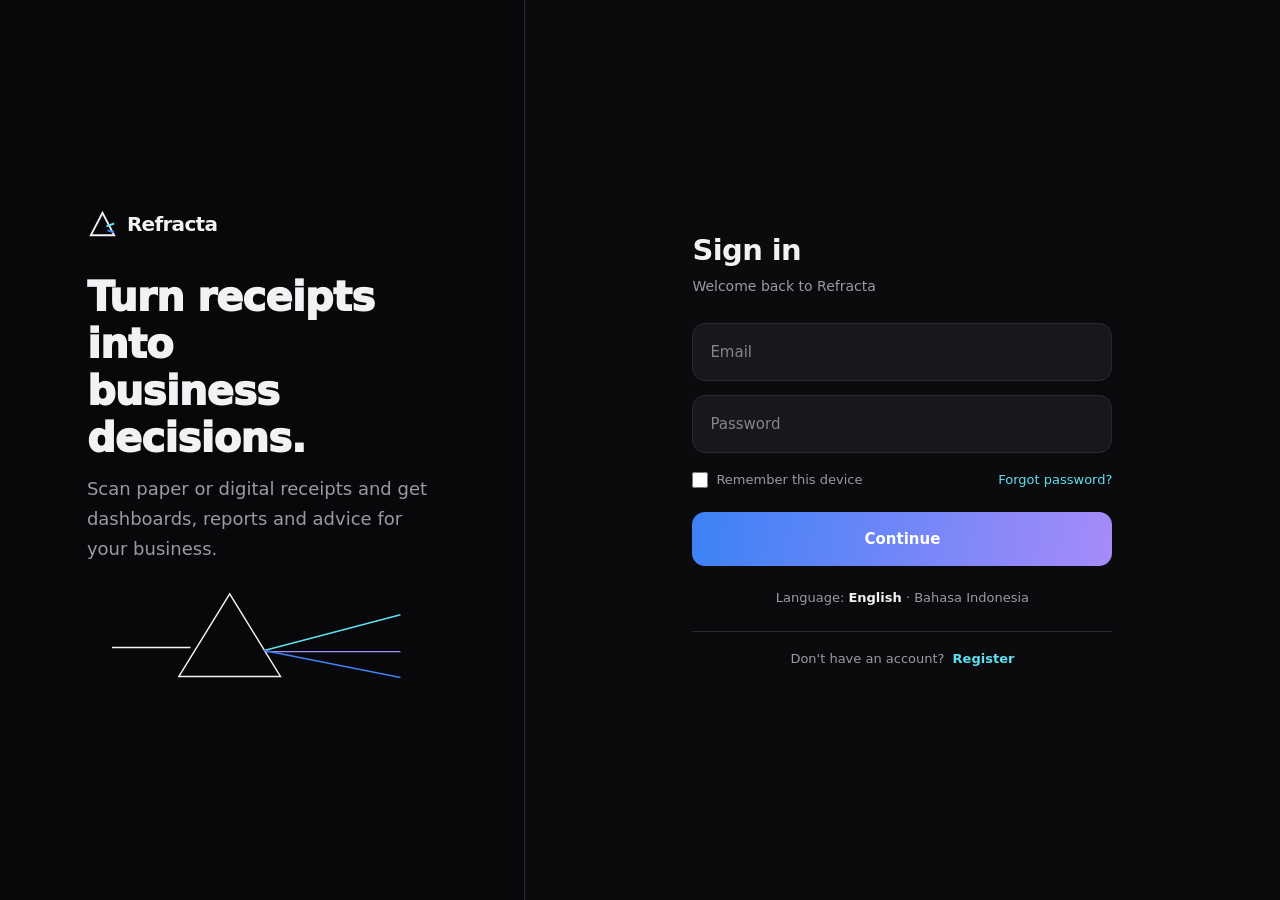
<file: templates/login.html>
<!DOCTYPE html>
<html lang="en">
<head>
    <meta charset="UTF-8">
    <meta name="viewport" content="width=device-width, initial-scale=1.0">
    <title>Login - Refracta</title>
    <link rel="stylesheet" href="/static/auth.css">
</head>
<body>

<div class="auth-container">

    <div class="auth-left">
        <div class="auth-brand">
            <svg class="brand-icon" viewBox="0 0 32 32" fill="none"
                 stroke="currentColor" stroke-width="2">
                <path d="M16 4 28 27H4z"/>
                <path d="M20 18l8-3" stroke="#5ee0f2"/>
                <path d="M21 22l7 2" stroke="#3b82f6"/>
            </svg>
            <span>Refracta</span>
        </div>

        <div class="hero-content">
            <h2>Turn receipts into<br>business decisions.</h2>
            <p>
                Scan paper or digital receipts and get dashboards,
                reports and advice for your business.
            </p>
        </div>

        <div class="auth-hero">
            <svg viewBox="0 0 520 180" fill="none"
                 xmlns="http://www.w3.org/2000/svg"
                 aria-hidden="true">
                <path d="M0 105H136" stroke="#F2F2F5" stroke-width="2.5"/>
                <path d="M116 155L204 12L292 155H116Z"
                      stroke="#F2F2F5" stroke-width="2.5"/>
                <path d="M264 110L500 48"
                      stroke="#5EE0F2" stroke-width="2.5"/>
                <path d="M264 112H500"
                      stroke="#A78BFA" stroke-width="2.5"/>
                <path d="M264 110L500 157"
                      stroke="#3B82F6" stroke-width="2.5"/>
            </svg>
        </div>
    </div>

    <div class="auth-right">
        <div class="auth-card">

            <h1>Sign in</h1>
            <p class="subtitle">Welcome back to Refracta</p>

            <form id="loginForm">
                <div class="form-group">
                    <input
                        type="email"
                        id="email"
                        placeholder="Email"
                        aria-label="Email"
                        required
                    >
                </div>

                <div class="form-group">
                    <input
                        type="password"
                        id="password"
                        placeholder="Password"
                        aria-label="Password"
                        required
                    >
                </div>

                <div class="login-options">
                    <label class="remember-option">
                        <input type="checkbox" id="rememberMe">
                        <span>Remember this device</span>
                    </label>

                    <a href="#" id="forgotPassword">Forgot password?</a>
                </div>

                <button type="submit" id="loginButton">
                    Continue
                </button>
            </form>

            <p id="message"></p>

            <div class="language-option">
                Language: <strong>English</strong>
                <span> · </span>
                <button type="button" id="languageButton">
                    Bahasa Indonesia
                </button>
            </div>

            <div class="switch-page">
                Don't have an account?
                <a href="/register">Register</a>
            </div>

        </div>
    </div>

</div>

<script src="/static/auth.js"></script>
</body>
</html>
</file>
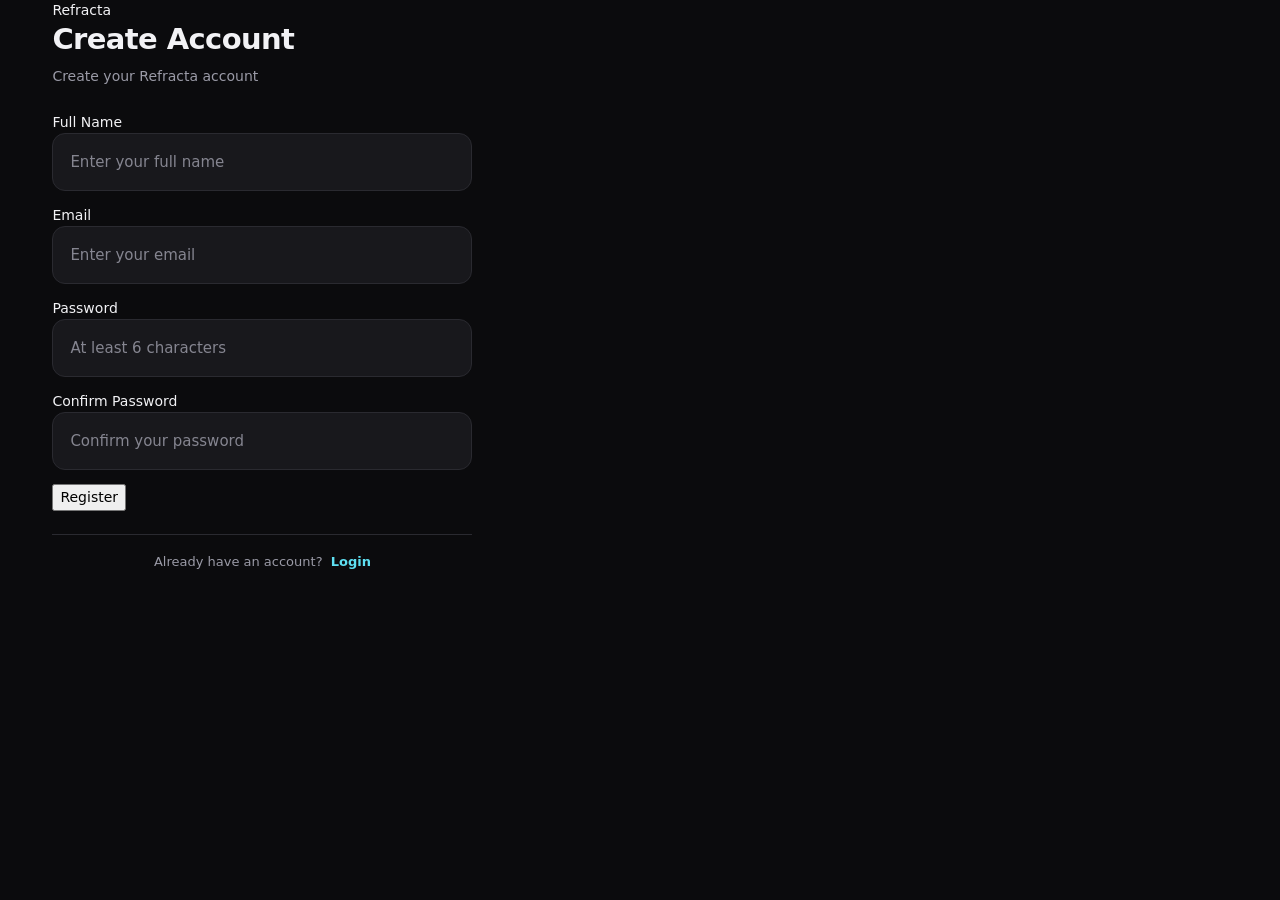
<file: templates/register.html>
<!DOCTYPE html>
<html lang="en">
<head>
    <meta charset="UTF-8">
    <meta name="viewport" content="width=device-width, initial-scale=1.0">

    <title>Register - Refracta</title>

    <link rel="stylesheet" href="/static/auth.css">
</head>

<body>

<div class="auth-container">

    <div class="auth-card">

        <div class="logo">
            Refracta
        </div>

        <h1>Create Account</h1>

        <p class="subtitle">
            Create your Refracta account
        </p>

        <form id="registerForm">

            <div class="form-group">
                <label for="fullName">Full Name</label>

                <input
                    type="text"
                    id="fullName"
                    placeholder="Enter your full name"
                    required
                >
            </div>

            <div class="form-group">
                <label for="email">Email</label>

                <input
                    type="email"
                    id="email"
                    placeholder="Enter your email"
                    required
                >
            </div>

            <div class="form-group">
                <label for="password">Password</label>

                <input
                    type="password"
                    id="password"
                    placeholder="At least 6 characters"
                    required
                >
            </div>

            <div class="form-group">
                <label for="confirmPassword">Confirm Password</label>

                <input
                    type="password"
                    id="confirmPassword"
                    placeholder="Confirm your password"
                    required
                >
            </div>

            <button type="submit" id="registerButton">
                Register
            </button>

        </form>

        <p id="message"></p>

        <div class="switch-page">
            Already have an account?
            <a href="/login">Login</a>
        </div>

    </div>

</div>

<script src="/static/auth.js"></script>

</body>
</html>
</file>
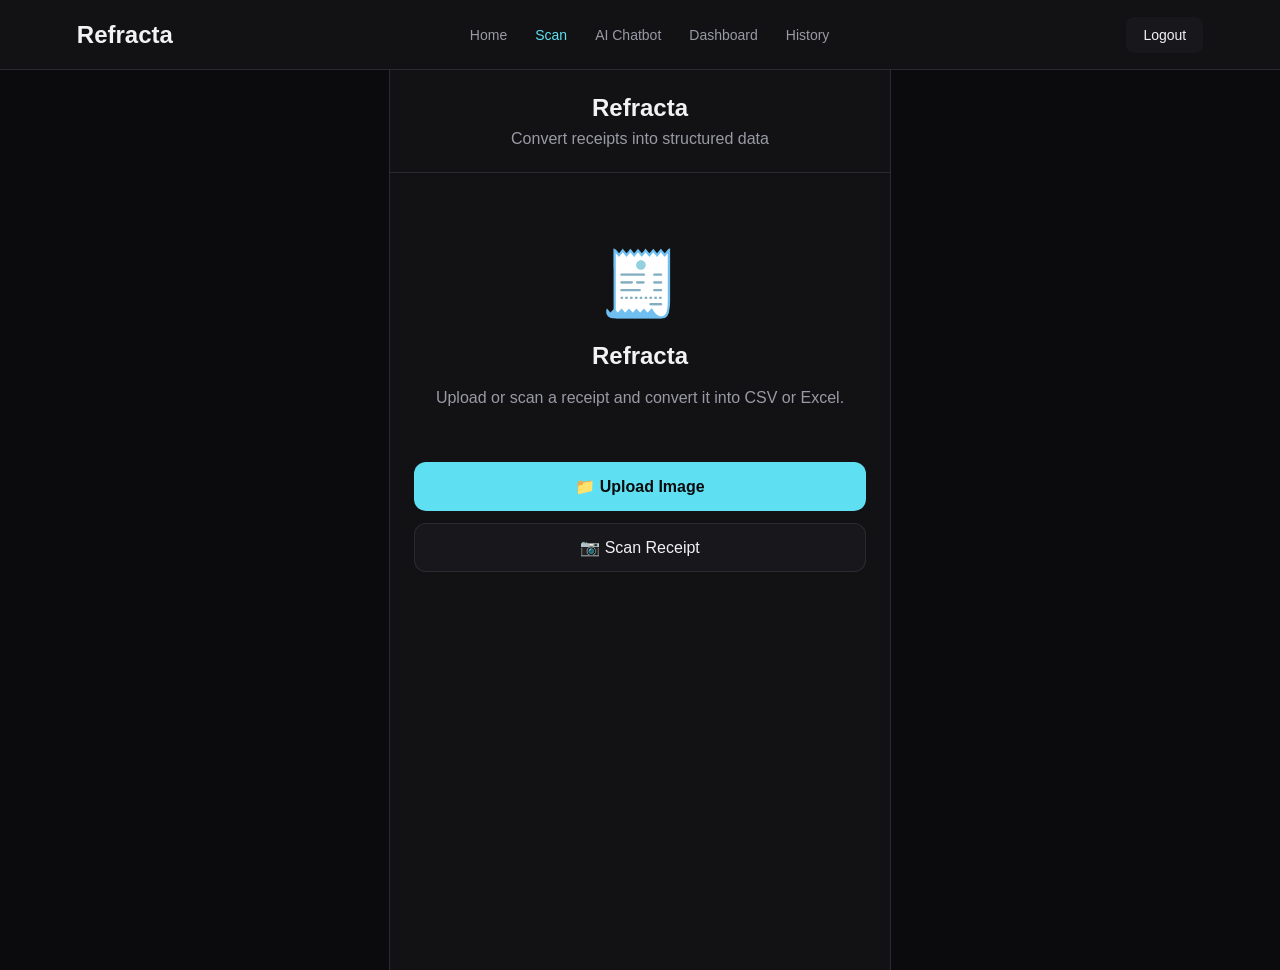
<file: templates/scan.html>
<!DOCTYPE html>
<html lang="en">
<head>
    <meta charset="UTF-8">
    <meta name="viewport" content="width=device-width, initial-scale=1.0">

    <title>Refracta</title>

    <link rel="stylesheet" href="/static/style.css">
</head>

<body>
    <nav class="navbar" id="navbar">
        <a href="/" class="logo">
            Refracta
        </a>

        <!-- Tombol hamburger (hanya muncul di mobile) -->
        <button
            id="menuToggle"
            class="menu-toggle"
            type="button"
            aria-label="Toggle menu"
            aria-expanded="false"
            aria-controls="navLinks"
        >
            <span></span>
            <span></span>
            <span></span>
        </button>

        <div class="nav-links" id="navLinks">
            <a href="/">
                Home
            </a>
            <a href="/scan" class="active">
                Scan
            </a>
            <a href="/chatbot">
                AI Chatbot
            </a>
            <a href="/dashboard">
                Dashboard
            </a>
            <a href="/history">
                History
            </a>
        </div>

        <button id="logoutButton" class="logout-btn">
            Logout
        </button>

    </nav>
<div class="app">

    <header>
        <h1>Refracta</h1>
        <p>Convert receipts into structured data</p>
    </header>

    <main>

        <!-- HOME -->
        <section id="homeSection" class="section">

            <div class="hero">
                <div class="icon">🧾</div>

                <h2>Refracta</h2>

                <p>
                    Upload or scan a receipt and convert it
                    into CSV or Excel.
                </p>
            </div>

            <div class="actions">

                <button id="uploadButton" class="main-button">
                    📁 Upload Image
                </button>

                <button id="scanButton" class="main-button secondary">
                    📷 Scan Receipt
                </button>

            </div>

            <input
                type="file"
                id="uploadInput"
                accept="image/*"
                hidden
            >

        </section>

        <!-- CAMERA -->
        <section id="cameraSection" class="section hidden">

            <div class="top-bar">
                <button id="closeCamera">←</button>
                <h2>Scan Receipt</h2>
            </div>

            <div class="camera-container">

                <video
                    id="camera"
                    autoplay
                    playsinline
                ></video>

                <div class="camera-frame"></div>

            </div>

            <p class="camera-info">
                Position the receipt inside the frame
            </p>

            <button
                id="captureButton"
                class="capture-button"
            >
                ●
            </button>

        </section>

        <!-- PREVIEW -->
        <section id="previewSection" class="section hidden">

            <div class="top-bar">
                <button id="backPreview">←</button>
                <h2>Confirm Photo</h2>
            </div>

            <img
                id="previewImage"
                class="preview-image"
            >

            <div class="preview-actions">

                <button
                    id="retakeButton"
                    class="secondary-button"
                >
                    Retake
                </button>

                <button
                    id="processButton"
                    class="main-button"
                >
                    Use Photo
                </button>

            </div>

        </section>

        <!-- RESULT -->
        <section id="resultSection" class="section hidden">

            <div class="top-bar">
                <button id="backResult">←</button>
                <h2>Extracted Data</h2>
            </div>

            <div id="loading" class="loading hidden">
                <div class="spinner"></div>
                <p>Refracta is reading your Image...</p>
            </div>

            <div id="resultContent">

                <div class="table-wrapper">

                    <table>

                        <thead>
                            <tr>
                                <th>Date</th>
                                <th>Description</th>
                                <th>Qty</th>
                                <th>Unit Price</th>
                                <th>Total</th>
                                <th>Category</th>
                            </tr>
                        </thead>

                        <tbody id="resultTable"></tbody>

                    </table>

                </div>

                <div class="download-actions">

                    <button
                        id="csvButton"
                        class="main-button"
                    >
                        Download CSV
                    </button>

                </div>

            </div>

        </section>

    </main>

</div>

<script>
    (function () {
        var navbar = document.getElementById("navbar");
        var toggle = document.getElementById("menuToggle");

        function setOpen(open) {
            navbar.classList.toggle("open", open);
            toggle.setAttribute("aria-expanded", open ? "true" : "false");
        }

        toggle.addEventListener("click", function () {
            setOpen(!navbar.classList.contains("open"));
        });

        window.addEventListener("resize", function () {
            if (window.innerWidth > 768) setOpen(false);
        });
    })();
</script>

<script src="/static/script.js"></script>

</body>
</html>
</file>
<file: static/auth.css>
:root {
    --bg: #0b0b0d;
    --panel: #121214;
    --card: #18181c;
    --line: #2a2a30;
    --text: #f2f2f5;
    --muted: #9a9aa6;
    --cyan: #5ee0f2;
    --blue: #3b82f6;
    --purple: #a78bfa;
}

* {
    box-sizing: border-box;
}

html {
    min-height: 100%;
    overflow-x: clip;
}

body {
    margin: 0;
    min-height: 100vh;
    min-height: 100dvh;
    background: var(--bg);
    color: var(--text);
    font-family: "Plus Jakarta Sans", "Segoe UI", system-ui, sans-serif;
    font-size: 14px;
    line-height: 1.5;
    overflow-x: clip;
}

button,
input {
    font: inherit;
}

button,
a {
    -webkit-tap-highlight-color: transparent;
}

/* MAIN LAYOUT */

.auth-container {
    display: grid;
    grid-template-columns: minmax(0, 0.82fr) minmax(0, 1.18fr);
    width: 100%;
    min-height: 100vh;
    min-height: 100dvh;
    background: var(--bg);
}

/* LEFT PANEL */

.auth-left {
    display: flex;
    flex-direction: column;
    justify-content: center;
    align-items: center;
    min-width: 0;
    padding: 36px clamp(24px, 3vw, 42px);
    background: #08080a;
    border-right: 1px solid var(--line);
}

.auth-left > * {
    width: 100%;
    max-width: 350px;
}

.auth-brand {
    display: flex;
    align-items: center;
    gap: 9px;
    margin-top: 0;
    margin-bottom: 34px;
    color: var(--text);
    font-size: 20px;
    font-weight: 800;
    letter-spacing: -0.7px;
}

.brand-icon {
    width: 31px;
    height: 31px;
    flex-shrink: 0;
}

/* LEFT TEXT */

.hero-content {
    width: 100%;
    max-width: 350px;
}

.hero-content h2 {
    margin: 0 0 12px;
    color: var(--text);
    font-size: 40px;
    font-weight: 1000;
    line-height: 1.18;
    letter-spacing: -0.7px;
}

.hero-content p {
    max-width: 350px;
    margin: 0;
    color: var(--muted);
    font-size: 18px;
    line-height: 1.65;
}

/* LEFT ILLUSTRATION */

.auth-hero {
    width: 100%;
    max-width: 300px;
    margin-top: 24px;
}

.auth-hero svg {
    display: block;
    width: 100%;
    max-height: 250px;
    height: auto;
    overflow: visible;
}

/* RIGHT PANEL */

.auth-right {
    display: flex;
    align-items: center;
    justify-content: center;
    min-width: 0;
    padding: 40px clamp(28px, 5vw, 64px);
    background: var(--bg);
}

/* SIGN-IN FORM */

.auth-card {
    width: 100%;
    max-width: 420px;
    min-width: 0;
    margin: 0 auto;
    padding: 0;
    background: transparent;
    border: none;
    border-radius: 0;
    box-shadow: none;
}

.auth-card h1 {
    margin: 0 0 6px;
    color: var(--text);
    font-size: 29px;
    font-weight: 800;
    line-height: 1.3;
    letter-spacing: -0.6px;
}

.subtitle {
    margin: 0 0 25px;
    color: var(--muted);
    font-size: 14px;
    line-height: 1.6;
}

/* INPUTS */

#loginForm {
    width: 100%;
    min-width: 0;
}

.form-group {
    margin-bottom: 14px;
}

.form-group input {
    display: block;
    width: 100%;
    min-width: 0;
    height: 58px;
    padding: 0 17px;
    border: 1px solid var(--line);
    border-radius: 13px;
    outline: none;
    background: var(--card);
    color: var(--text);
    font-size: 15px;
    transition: border-color 0.2s, box-shadow 0.2s;
}

.form-group input::placeholder {
    color: #858590;
    opacity: 1;
}

.form-group input:hover {
    border-color: #41414b;
}

.form-group input:focus {
    border-color: var(--purple);
    box-shadow: 0 0 0 3px rgba(167, 139, 250, 0.1);
}

/* REMEMBER AND FORGOT PASSWORD */

.login-options {
    display: flex;
    align-items: center;
    justify-content: space-between;
    flex-wrap: wrap;
    gap: 10px;
    margin: 17px 0 23px;
    color: var(--muted);
    font-size: 13px;
}

.remember-option {
    display: inline-flex;
    align-items: center;
    gap: 8px;
    cursor: pointer;
}

.remember-option input {
    width: 16px;
    height: 16px;
    margin: 0;
    accent-color: var(--purple);
    cursor: pointer;
}

.login-options a {
    color: var(--cyan);
    text-decoration: none;
}

.login-options a:hover {
    text-decoration: underline;
}

/* PRIMARY BUTTON */

#loginButton {
    display: block;
    width: 100%;
    min-height: 54px;
    padding: 12px 18px;
    border: none;
    border-radius: 13px;
    background: linear-gradient(100deg, var(--blue) 0%, var(--purple) 100%);
    color: #fff;
    font-size: 15px;
    font-weight: 800;
    cursor: pointer;
    transition: filter 0.2s, transform 0.2s, opacity 0.2s;
}

#loginButton:hover {
    filter: brightness(1.08);
}

#loginButton:active {
    transform: scale(0.99);
}

#loginButton:disabled {
    opacity: 0.65;
    cursor: not-allowed;
}

/* MESSAGE */

#message {
    min-height: 0;
    margin: 0;
    color: #ffaaa5;
    font-size: 13px;
    overflow-wrap: anywhere;
}

#message:not(:empty) {
    margin-top: 13px;
    padding: 10px 12px;
    border: 1px solid rgba(255, 100, 100, 0.2);
    border-radius: 10px;
    background: rgba(255, 80, 80, 0.07);
}

/* LANGUAGE */

.language-option {
    margin-top: 22px;
    color: var(--muted);
    font-size: 13px;
    text-align: center;
}

.language-option strong {
    color: var(--text);
    font-weight: 700;
}

.language-option button {
    padding: 0;
    border: none;
    background: transparent;
    color: var(--muted);
    cursor: pointer;
}

.language-option button:hover {
    color: var(--cyan);
}

/* REGISTER */

.switch-page {
    margin-top: 23px;
    padding-top: 17px;
    border-top: 1px solid var(--line);
    color: var(--muted);
    font-size: 13px;
    text-align: center;
}

.switch-page a {
    margin-left: 4px;
    color: var(--cyan);
    font-weight: 700;
    text-decoration: none;
}

.switch-page a:hover {
    color: var(--purple);
}

/* ACCESSIBILITY */

button:focus-visible,
a:focus-visible,
input:focus-visible {
    outline: 2px solid var(--cyan);
    outline-offset: 3px;
}

/* SMALL DESKTOP / TABLET */

@media (max-width: 1000px) and (min-width: 701px) {
    .auth-container {
        grid-template-columns: minmax(0, 0.78fr) minmax(0, 1.22fr);
    }

    .auth-left {
        padding: 30px 24px;
    }

    .auth-left > * {
        max-width: 310px;
    }

    .auth-brand {
        margin-bottom: 28px;
    }

    .hero-content h2 {
        font-size: 25px;
    }

    .hero-content p {
        font-size: 13px;
    }

    .auth-hero {
        max-width: 260px;
        margin-top: 20px;
    }

    .auth-hero svg {
        max-height: 220px;
    }

    .auth-right {
        padding: 32px 28px;
    }

    .auth-card {
        max-width: 390px;
    }

    .auth-card h1 {
        font-size: 27px;
    }

    .form-group input {
        height: 55px;
    }

    #loginButton {
        min-height: 52px;
    }
}

/* MOBILE */

@media (max-width: 700px) {
    .auth-container {
        grid-template-columns: minmax(0, 1fr);
        min-height: 100vh;
        min-height: 100dvh;
    }

    .auth-left {
        align-items: flex-start;
        padding: 27px 24px 25px;
        border-right: none;
        border-bottom: 1px solid var(--line);
    }

    .auth-left > * {
        max-width: 420px;
    }

    .auth-brand {
        margin-bottom: 22px;
        font-size: 20px;
    }

    .brand-icon {
        width: 30px;
        height: 30px;
    }

    .hero-content h2 {
        font-size: 27px;
    }

    .hero-content p {
        font-size: 14px;
    }

    .auth-hero {
        max-width: 240px;
        margin-top: 16px;
    }

    .auth-hero svg {
        max-height: 190px;
    }

    .auth-right {
        align-items: flex-start;
        padding: 28px 24px 36px;
    }

    .auth-card {
        max-width: 460px;
    }

    .auth-card h1 {
        font-size: 27px;
    }

    .subtitle {
        margin-bottom: 23px;
        font-size: 14px;
    }

    .form-group input {
        height: 54px;
        border-radius: 12px;
        font-size: 15px;
    }

    .login-options {
        margin: 16px 0 22px;
    }

    #loginButton {
        min-height: 53px;
        border-radius: 12px;
        font-size: 15px;
    }

    .language-option {
        margin-top: 21px;
        font-size: 12px;
    }

    .switch-page {
        margin-top: 22px;
        padding-top: 16px;
    }
}

/* SHORT DESKTOP SCREENS */

@media (min-width: 701px) and (max-height: 750px) {
    .auth-left {
        padding-top: 24px;
        padding-bottom: 24px;
    }

    .auth-brand {
        margin-bottom: 22px;
    }

    .hero-content h2 {
        font-size: 25px;
    }

    .auth-hero {
        max-width: 240px;
        margin-top: 15px;
    }

    .auth-hero svg {
        max-height: 190px;
    }

    .auth-right {
        padding-top: 28px;
        padding-bottom: 28px;
    }

    .auth-card h1 {
        font-size: 27px;
    }

    .subtitle {
        margin-bottom: 18px;
    }

    .form-group {
        margin-bottom: 11px;
    }

    .form-group input {
        height: 52px;
    }

    .login-options {
        margin: 13px 0 17px;
    }

    #loginButton {
        min-height: 49px;
    }

    .language-option {
        margin-top: 17px;
    }

    .switch-page {
        margin-top: 18px;
        padding-top: 14px;
    }
}

/* REDUCED MOTION */

@media (prefers-reduced-motion: reduce) {
    *,
    *::before,
    *::after {
        transition: none !important;
    }
}
</file>
<file: static/style.css>
* {
    box-sizing: border-box;
}

body {
    margin: 0;
    font-family: Arial, sans-serif;
    background: #0b0b0d;
    color: #f2f2f5;
}

a {
    text-decoration: none;
    color: inherit;
}

.navbar {
    height: 70px;
    background: #121214;
    border-bottom: 1px solid #2a2a30;
    display: flex;
    align-items: center;
    justify-content: space-between;
    padding: 0 6%;
    position: sticky;
    top: 0;
    z-index: 100;
}

.logo {
    font-size: 24px;
    font-weight: 700;
    color: #f2f2f5;
}

.nav-links {
    display: flex;
    align-items: center;
    gap: 28px;
}

.nav-links a {
    font-size: 14px;
    color: #9a9aa6;
    transition: 0.2s;
}

.nav-links a:hover,
.nav-links a.active {
    color: #5ee0f2;
}

.logout-btn {
    border: none;
    background: #18181c;
    color: #f2f2f5;
    padding: 10px 17px;
    border-radius: 8px;
    cursor: pointer;
    font-size: 14px;
}

.logout-btn:hover {
    background: #2a2a30;
}

/* Tombol hamburger: disembunyikan di PC */
.menu-toggle {
    display: none;
}


.app {
    width: 100%;
    max-width: 500px;
    min-height: 100vh;
    margin: auto;
    background: #121214;
    box-shadow: 0 0 0 1px #2a2a30;
}

header {
    padding: 24px;
    text-align: center;
    border-bottom: 1px solid #2a2a30;
}

header h1 {
    margin: 0;
    font-size: 24px;
    color: #f2f2f5;
}

header p {
    margin: 8px 0 0;
    color: #9a9aa6;
}

.section {
    padding: 24px;
}

.hidden {
    display: none !important;
}

.hero {
    text-align: center;
    margin-top: 50px;
}

.hero .icon {
    font-size: 64px;
}

.hero h2 {
    margin-bottom: 8px;
    color: #f2f2f5;
}

.hero p {
    color: #9a9aa6;
    line-height: 1.5;
}

.actions {
    margin-top: 40px;
}

button {
    border: none;
    cursor: pointer;
    font-size: 16px;
}

.main-button,
.secondary-button {
    width: 100%;
    padding: 15px;
    border-radius: 12px;
    margin-top: 12px;
}

.main-button {
    background: #5ee0f2;
    color: #0b0b0d;
    font-weight: 600;
}

.main-button:hover {
    background: #7be8f6;
}

.secondary {
    background: #18181c;
    color: #f2f2f5;
    font-weight: 400;
    box-shadow: inset 0 0 0 1px #2a2a30;
}

.secondary:hover {
    background: #2a2a30;
}

.secondary-button {
    background: #18181c;
    color: #f2f2f5;
    box-shadow: inset 0 0 0 1px #2a2a30;
}

.secondary-button:hover {
    background: #2a2a30;
}

.top-bar {
    display: flex;
    align-items: center;
    gap: 15px;
    margin-bottom: 20px;
}

.top-bar button {
    background: none;
    font-size: 25px;
    color: #f2f2f5;
}

.top-bar button:hover {
    color: #5ee0f2;
}

.top-bar h2 {
    margin: 0;
    color: #f2f2f5;
}

.camera-container {
    position: relative;
    width: 100%;
    aspect-ratio: 3 / 4;
    background: black;
    overflow: hidden;
    border-radius: 15px;
}

#camera {
    width: 100%;
    height: 100%;
    object-fit: cover;
}

.camera-frame {
    position: absolute;
    width: 85%;
    height: 65%;
    left: 7.5%;
    top: 17.5%;
    border: 2px solid #5ee0f2;
    border-radius: 12px;
}

.camera-info {
    text-align: center;
    color: #9a9aa6;
}

.capture-button {
    display: block;
    width: 70px;
    height: 70px;
    border-radius: 50%;
    background: #f2f2f5;
    border: 6px solid #2a2a30;
    margin: 25px auto 0;
    font-size: 0;
}

.preview-image {
    width: 100%;
    border-radius: 12px;
    max-height: 550px;
    object-fit: contain;
}

.preview-actions {
    display: flex;
    gap: 10px;
}

.preview-actions button {
    flex: 1;
}

.table-wrapper {
    overflow-x: auto;
}

table {
    width: 100%;
    border-collapse: collapse;
    font-size: 13px;
    color: #f2f2f5;
}

th,
td {
    padding: 10px;
    border-bottom: 1px solid #2a2a30;
    text-align: left;
    white-space: nowrap;
}

th {
    background: #18181c;
    color: #f2f2f5;
}

.download-actions {
    margin-top: 25px;
}

.loading {
    text-align: center;
    padding: 50px 0;
    color: #9a9aa6;
}

.spinner {
    width: 40px;
    height: 40px;
    border: 4px solid #2a2a30;
    border-top-color: #5ee0f2;
    border-radius: 50%;
    margin: auto;
    animation: spin 1s linear infinite;
}

@keyframes spin {
    to {
        transform: rotate(360deg);
    }
}


/* =====================================================
   MOBILE (<= 768px)
   Semua aturan di bawah hanya berlaku di layar kecil.
   Tampilan PC di atas tidak berubah sama sekali.
   ===================================================== */
@media (max-width: 768px) {

    /* ---------- Navbar + hamburger ---------- */
    .navbar {
        height: auto;
        min-height: 64px;
        flex-wrap: wrap;
        padding: 0 20px;
    }

    .logo {
        font-size: 22px;
        line-height: 64px;
    }

    .menu-toggle {
        display: flex;
        flex-direction: column;
        justify-content: center;
        align-items: center;
        gap: 5px;
        width: 44px;
        height: 44px;
        margin-left: auto;
        padding: 0;
        background: none;
        border-radius: 8px;
    }

    .menu-toggle:hover {
        background: #18181c;
    }

    .menu-toggle span {
        display: block;
        width: 22px;
        height: 2px;
        background: #f2f2f5;
        border-radius: 2px;
        transition: transform 0.25s ease, opacity 0.2s ease;
    }

    /* Animasi hamburger -> X */
    .navbar.open .menu-toggle span:nth-child(1) {
        transform: translateY(7px) rotate(45deg);
    }

    .navbar.open .menu-toggle span:nth-child(2) {
        opacity: 0;
    }

    .navbar.open .menu-toggle span:nth-child(3) {
        transform: translateY(-7px) rotate(-45deg);
    }

    /* Menu tersembunyi sampai hamburger ditekan */
    .nav-links {
        display: none;
        order: 3;
        width: 100%;
        flex-direction: column;
        align-items: stretch;
        gap: 0;
    }

    .nav-links a {
        padding: 15px 4px;
        font-size: 15px;
        border-top: 1px solid #2a2a30;
    }

    .logout-btn {
        display: none;
        order: 4;
        width: 100%;
        margin: 8px 0 16px;
        padding: 12px 17px;
    }

    .navbar.open .nav-links {
        display: flex;
    }

    .navbar.open .logout-btn {
        display: block;
    }

    /* ---------- Konten ---------- */

    /* Kartu dengan jarak di sekelilingnya agar
       latar body tetap terlihat di HP */
    .app {
        width: calc(100% - 24px);
        min-height: calc(100vh - 88px);
        margin: 12px auto;
        border-radius: 16px;
        overflow: hidden;
    }

    header {
        padding: 18px 16px;
    }

    header h1 {
        font-size: 22px;
    }

    .section {
        padding: 20px 16px;
    }

    .hero {
        margin-top: 28px;
    }

    .hero .icon {
        font-size: 52px;
    }

    .actions {
        margin-top: 28px;
    }

    .main-button,
    .secondary-button {
        padding: 14px;
    }

    .camera-container {
        border-radius: 12px;
    }

    .preview-image {
        max-height: 60vh;
    }

    .preview-actions {
        flex-direction: column;
        gap: 0;
    }

    table {
        font-size: 12px;
    }

    th,
    td {
        padding: 8px;
    }
}

@media (max-width: 480px) {

    .navbar {
        padding: 0 16px;
    }

    .logo {
        font-size: 20px;
    }

    .top-bar h2 {
        font-size: 18px;
    }
}
</file>
